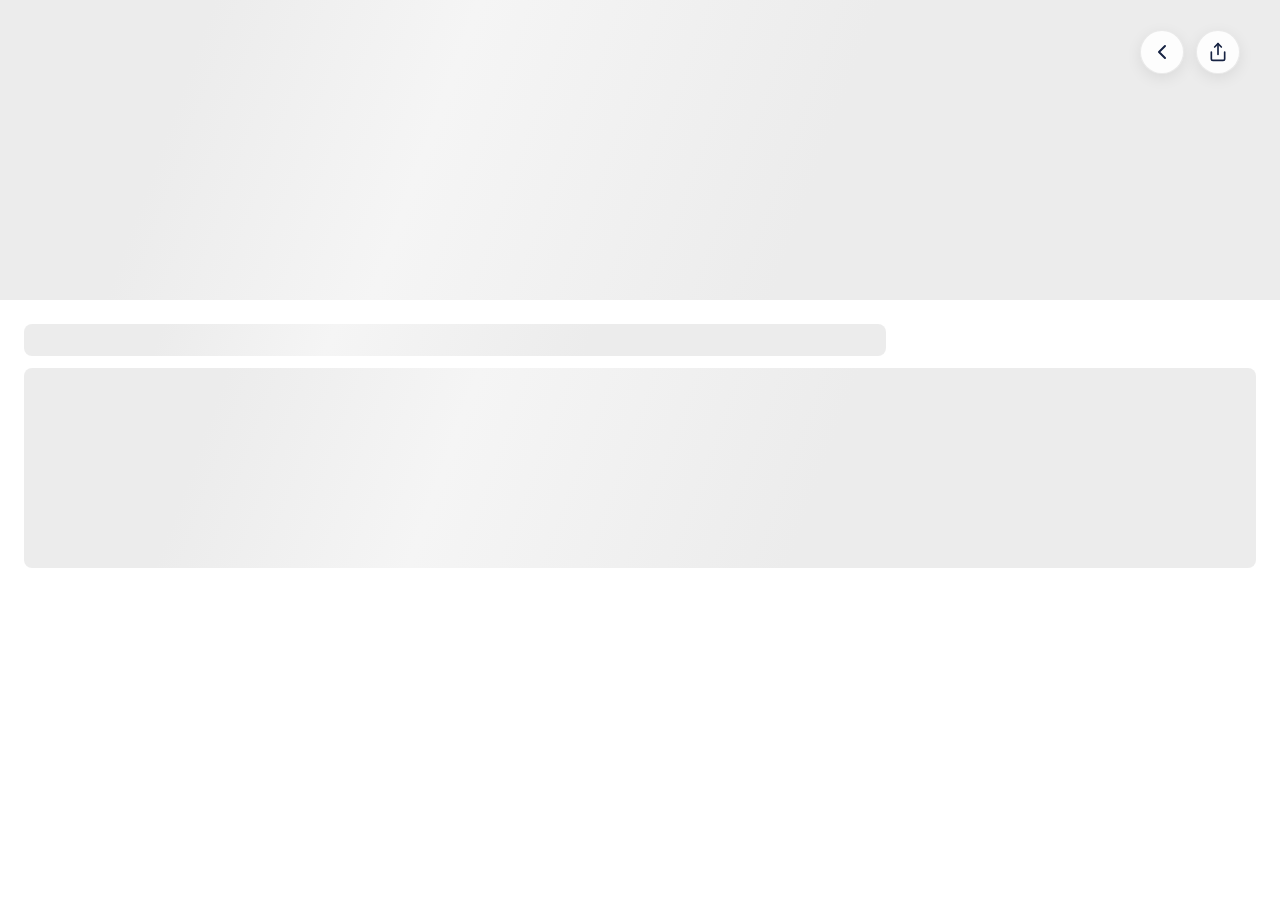
<file: card.html>
<!DOCTYPE html>
<html lang="ru">
<head>
  <meta charset="UTF-8" />
  <meta name="viewport" content="width=device-width,initial-scale=1,viewport-fit=cover" />
  <title>Загрузка... | Jumys.online</title>

  <link rel="preconnect" href="https://fonts.googleapis.com">
  <link rel="preconnect" href="https://fonts.gstatic.com" crossorigin>
  <link href="https://fonts.googleapis.com/css2?family=Montserrat:wght@400;500;600;700;800&display=swap" rel="stylesheet">
  
  <meta name="description" content="Поиск работы и сотрудников в Кызылорде.">
  <meta property="og:title" content="Jumys.online">
  <meta property="og:description" content="Find work or employees in 5 minutes.">
  <meta property="og:image" content="https://raw.githubusercontent.com/spiritz-site/Jumys.online/main/poster%2016%209.png">
  <meta property="og:type" content="website">
  <link rel="icon" type="image/png" href="https://raw.githubusercontent.com/spiritz-site/Jumys.online/main/favicon.png">

  <style>
    /* ===== BASE & RESET ===== */
    * { box-sizing: border-box; -webkit-tap-highlight-color: transparent; }
    html, body { height: 100%; margin: 0; }
    
    body { 
      font-family: 'Montserrat', sans-serif; 
      color: #172343; 
      background-color: #F3F4F6;
      overflow-y: auto; 
    }

    /* ===== UI COMPONENTS ===== */
    .nav-overlay {
      position: fixed; top: 0; left: 0; right: 0;
      padding: 16px 20px;
      display: flex; justify-content: space-between;
      z-index: 100; pointer-events: none;
    }
    .circle-btn {
      width: 44px; height: 44px;
      border-radius: 50%;
      background: rgba(255, 255, 255, 0.9);
      backdrop-filter: blur(10px);
      border: 1px solid rgba(0,0,0,0.08);
      box-shadow: 0 4px 15px rgba(0,0,0,0.08);
      display: flex; align-items: center; justify-content: center;
      cursor: pointer; pointer-events: auto;
      color: #172343; transition: all 0.2s;
    }
    .circle-btn:active { transform: scale(0.92); }
    .circle-btn:hover { background: #fff; box-shadow: 0 6px 20px rgba(0,0,0,0.12); }

    .app { 
      max-width: 600px;
      margin: 0 auto;
      background: #fff;
      min-height: 100vh;
      box-shadow: 0 0 40px rgba(0,0,0,0.05);
      padding-bottom: 80px;
      display: flex; flex-direction: column;
    }

    /* Gallery */
    .gallery-container {
      position: relative; width: 100%; height: 300px;
      background: #f1f5f9; overflow: hidden; flex-shrink: 0;
    }
    .gallery-scroll {
      display: flex; width: 100%; height: 100%;
      overflow-x: auto; scroll-snap-type: x mandatory;
      scrollbar-width: none;
    }
    .gallery-scroll::-webkit-scrollbar { display: none; }
    .gallery-item {
      flex: 0 0 100%; width: 100%; height: 100%;
      scroll-snap-align: start; object-fit: cover;
    }

    /* Card Body */
    .card-body {
      padding: 24px 20px;
      background: #fff;
      border-radius: 24px 24px 0 0;
      margin-top: -24px;
      position: relative;
      z-index: 10;
      flex-grow: 1;
    }
    .card-body.no-hero {
      margin-top: 0; border-radius: 0; padding-top: 80px;
    }

    /* PFP (Avatar) */
    .pfp-container {
      width: 100px; height: 100px;
      border-radius: 50%;
      border: 4px solid #fff;
      box-shadow: 0 4px 20px rgba(0,0,0,0.1);
      background: #fff;
      margin-top: -60px;
      margin-bottom: 16px;
      position: relative; z-index: 20;
      overflow: hidden;
    }
    .pfp-img { width: 100%; height: 100%; object-fit: cover; }

    /* Headers */
    .place-header { margin-bottom: 16px; }
    .place-title { font-size: 28px; font-weight: 800; line-height: 1.15; margin-bottom: 6px; color: #0F172A; }
    .place-category { font-size: 15px; font-weight: 500; color: #64748b; }

    /* Tags */
    .tags-container { display: flex; flex-wrap: wrap; gap: 8px; margin-top: 10px; margin-bottom: 20px; }
    .tag-chip { padding: 6px 14px; border-radius: 8px; font-size: 13px; font-weight: 600; white-space: nowrap; }
    .tag-gray { background: #F1F5F9; color: #475569; }
    .tag-green { background: #DCFCE7; color: #166534; }
    .tag-blue { background: #DBEAFE; color: #1E40AF; }
    .tag-purple { background: #F3E8FF; color: #6B21A8; }
    .tag-orange { background: #FFEDD5; color: #9A3412; }
    .tag-cyan { background: #CFFAFE; color: #155E75; }
    .tag-pink { background: #ffebeb; color: #8f0000; }
    .tag-yellow { background: #fff9e5; color: #b38a00; }

    /* Hashtags */
    .hashtags-block { margin-top: 16px; display: flex; flex-wrap: wrap; gap: 8px; }
    .hashtag-link { color: #00205b; font-weight: 600; font-size: 14px; text-decoration: none; opacity: 0.85; transition: opacity 0.2s; }
    .hashtag-link:hover { opacity: 1; text-decoration: underline; }

    /* Rating */
    .rating-row { display: flex; align-items: center; gap: 8px; margin-bottom: 24px; padding-bottom: 20px; border-bottom: 1px solid #f1f5f9; }
    .stars-svg { display: flex; gap: 2px; color: #FFC107; }
    .rating-val { font-weight: 800; font-size: 16px; color: #172343; }
    .btn-2gis-small { margin-left: auto; background: rgba(108, 204, 51, 0.1); color: #5CB829; padding: 8px 14px; border-radius: 99px; font-size: 12px; font-weight: 700; text-decoration: none; display: flex; align-items: center; gap: 6px; }

    /* Actions */
    .actions-grid { display: grid; grid-template-columns: 1fr 1fr; gap: 16px; margin-bottom: 32px; }
    .action-big-btn { display: flex; flex-direction: column; align-items: center; justify-content: center; height: 74px; border-radius: 18px; text-decoration: none; font-weight: 600; font-size: 14px; transition: transform 0.1s; }
    .action-big-btn:active { transform: scale(0.98); }
    .btn-call { background: #EFF6FF; color: #1E40AF; }
    .btn-wa { background: #F0FDF4; color: #15803D; }

    /* Info List */
    .section-label { font-size: 18px; font-weight: 800; color: #0F172A; margin-bottom: 16px; }
    .info-list { display: flex; flex-direction: column; }
    .info-row { display: flex; align-items: center; gap: 16px; padding: 18px 0; border-bottom: 1px solid #f1f5f9; text-decoration: none; color: inherit; transition: background 0.2s; }
    .info-row:hover { background: #fcfcfc; }
    .info-icon { width: 40px; height: 40px; flex-shrink: 0; border-radius: 12px; background: #F8FAFC; display: flex; align-items: center; justify-content: center; color: #64748b; }
    .info-content { flex: 1; }
    .info-title { font-size: 15px; font-weight: 600; color: #1E293B; line-height: 1.35; }
    .info-subtitle { font-size: 13px; color: #94A3B8; margin-top: 3px; }
    .salary-row .info-icon { background: #DCFCE7; color: #15803D; }
    .salary-row .info-title { color: #15803D; font-weight: 800; font-size: 18px; }

    .desc-content { color: #334155; font-size: 16px; line-height: 1.8; }
    .desc-content p { margin-bottom: 16px; }

    /* Skeleton & Modal */
    .skeleton-box { background: linear-gradient(110deg, #ececec 8%, #f5f5f5 18%, #ececec 33%); background-size: 200% 100%; animation: shine 1.5s linear infinite; border-radius: 8px; }
    @keyframes shine { to { background-position-x: -200%; } }
    .hidden { display: none !important; }
    .modal-overlay { position: fixed; inset: 0; background: rgba(0,0,0,0.5); backdrop-filter: blur(4px); display: flex; align-items: center; justify-content: center; z-index: 2000; opacity: 0; visibility: hidden; transition: 0.3s; }
    .modal-overlay.active { opacity: 1; visibility: visible; }
    .modal-card { background: #fff; padding: 24px; border-radius: 20px; width: 80%; max-width: 320px; text-align: center; }

    /* Desktop View */
    @media (min-width: 900px) {
      body { overflow: hidden; background: #fff; }
      .nav-overlay { position: fixed; top: 30px; right: 40px; left: auto; width: auto; gap: 12px; padding: 0; z-index: 200; }
      .app { width: 100vw; height: 100vh; max-width: none; margin: 0; flex-direction: row; }
      .gallery-container { width: 50%; height: 100%; border-right: 1px solid #e2e8f0; }
      .card-body { width: 50%; height: 100%; overflow-y: auto; padding: 60px 80px; border-radius: 0; margin-top: 0; }
      .pfp-container { width: 140px; height: 140px; margin-top: 0; margin-bottom: 32px; border: none; }
      .place-title { font-size: 36px; }
    }
  </style>
</head>
<body>

  <div class="nav-overlay">
    <div class="circle-btn" onclick="goBack()" style="margin-right: auto;">
      <svg width="24" height="24" viewBox="0 0 24 24" fill="none" stroke="currentColor" stroke-width="2" stroke-linecap="round" stroke-linejoin="round"><path d="M15 18l-6-6 6-6"/></svg>
    </div>
    <div class="circle-btn" onclick="shareLink()">
      <svg width="20" height="20" viewBox="0 0 24 24" fill="none" stroke="currentColor" stroke-width="2" stroke-linecap="round" stroke-linejoin="round"><path d="M4 12v8a2 2 0 0 0 2 2h12a2 2 0 0 0 2-2v-8"></path><polyline points="16 6 12 2 8 6"></polyline><line x1="12" y1="2" x2="12" y2="15"></line></svg>
    </div>
  </div>

  <div class="app">
    <div id="skeleton" style="width:100%; height:100%; display:flex; flex-direction:column;">
      <div class="skeleton-box" style="width: 100%; height: 300px; border-radius: 0; flex-shrink:0"></div>
      <div style="padding: 24px; flex-grow:1">
        <div class="skeleton-box" style="width: 70%; height: 32px; margin-bottom: 12px;"></div>
        <div class="skeleton-box" style="width: 100%; height: 200px;"></div>
      </div>
    </div>
    <div id="mainContent" class="hidden" style="display:contents"></div>
  </div>

  <div id="customAlert" class="modal-overlay" onclick="closeAlert()">
    <div class="modal-card" onclick="event.stopPropagation()">
      <h3 style="margin: 0 0 10px 0;">Уведомление</h3>
      <div id="modalMsg" style="margin-bottom: 20px; color: #64748b;"></div>
      <button onclick="closeAlert()" style="background: #00205b; color: #fff; border: none; padding: 12px 24px; border-radius: 12px; font-weight: 600; width: 100%;">OK</button>
    </div>
  </div>

  <script>
    const API_URL = "https://script.google.com/macros/s/AKfycbyf9kKiLvAnazrc_3X3riq5QSDaex8Rcrtk_VwxPA6D6jNZCCNAR9O8ibCz9_K1ojPTVA/exec";
    const urlParams = new URLSearchParams(window.location.search);
    const id = urlParams.get('id');
    const urlLang = urlParams.get('lang');
    const currentLang = (urlLang === "ru") ? "ru" : (localStorage.getItem("lang") === "ru" ? "ru" : "kz");
    const t = currentLang === "ru" ? { error: "Инфо не найдено", copied: "Ссылка скопирована", open2gis: "Открыть в 2GIS" } : { error: "Ақпарат табылмады", copied: "Сілтеме көшірілді", open2gis: "2GIS-тен ашу" };

    function goBack() { window.location.href = `home.html?lang=${currentLang}`; }
    function showAlert(m){ document.getElementById("modalMsg").textContent = m; document.getElementById("customAlert").classList.add("active"); }
    function closeAlert(){ document.getElementById("customAlert").classList.remove("active"); }
    function shareLink() { navigator.clipboard.writeText(window.location.href).then(() => showAlert(t.copied)); }

    // --- SEO LOGIC ---
    function updateSEO(item) {
      const siteName = "Jumys.online";
      const title = `${item.title} в ${item.subtitle || ''} — Кызылорда | ${siteName}`;
      const description = `${item.title} в Кызылорде. Зарплата: ${item.salary || 'Договорная'}. ${item.desc || ''}`;
      const image = getPhotos(item)[0] || "https://raw.githubusercontent.com/spiritz-site/Jumys.online/main/poster%2016%209.png";

      document.title = title;
      updateMeta("description", description, false);
      updateMeta("og:title", title, true);
      updateMeta("og:description", description, true);
      updateMeta("og:image", image, true);
      updateMeta("og:url", window.location.href, true);
    }

    function updateMeta(attr, content, isProperty) {
      const selector = isProperty ? `meta[property="${attr}"]` : `meta[name="${attr}"]`;
      let el = document.querySelector(selector);
      if (!el) {
        el = document.createElement('meta');
        if (isProperty) el.setAttribute('property', attr);
        else el.name = attr;
        document.head.appendChild(el);
      }
      el.content = content;
    }

    async function loadItem() {
      try {
        const res = await fetch(API_URL);
        const data = await res.json();
        const item = data.find(row => String(row.id) === String(id));
        document.getElementById("skeleton").classList.add("hidden");
        document.getElementById("mainContent").classList.remove("hidden");
        if (!item) { document.getElementById("mainContent").innerHTML = `<div style="text-align:center; padding:40px;">${t.error}</div>`; return; }
        renderPage(item);
      } catch (e) { console.error(e); }
    }

    function getTagClass(tone) {
      const map = { green: 'tag-green', blue: 'tag-blue', purple: 'tag-purple', orange: 'tag-orange', cyan: 'tag-cyan' , pink: 'tag-pink', yellow: 'tag-yellow' };
      return map[(tone||"").toLowerCase()] || 'tag-gray';
    }

    function renderStars(rating) {
      if (!rating) return '';
      const r = parseFloat(rating);
      let html = '';
      for (let i = 1; i <= 5; i++) {
        html += (r >= i) 
          ? `<svg width="16" height="16" viewBox="0 0 24 24" fill="currentColor"><path d="M12 2l3.09 6.26L22 9.27l-5 4.87 1.18 6.88L12 17.77l-6.18 3.25L7 14.14 2 9.27l6.91-1.01L12 2z"/></svg>`
          : `<svg width="16" height="16" viewBox="0 0 24 24" fill="none" stroke="currentColor" stroke-width="2"><path d="M12 2l3.09 6.26L22 9.27l-5 4.87 1.18 6.88L12 17.77l-6.18 3.25L7 14.14 2 9.27l6.91-1.01L12 2z"/></svg>`;
      }
      return html;
    }

    function getPhotos(item) {
      if (item.photos) return item.photos.split(',').map(s=>s.trim()).filter(s=>s);
      return [item.img1, item.img2, item.img3].filter(Boolean);
    }

    function renderInfoRow(icon, title, subtitle, link, isExternal = false) {
      return `
        <a href="${link}" ${isExternal ? 'target="_blank"' : ''} class="info-row">
          <div class="info-icon">${icon}</div>
          <div class="info-content">
            <div class="info-title">${title}</div>
            ${subtitle ? `<div class="info-subtitle">${subtitle}</div>` : ''}
          </div>
          <div class="arrow-icon"><svg width="20" height="20" viewBox="0 0 24 24" fill="none" stroke="currentColor" stroke-width="2"><polyline points="9 18 15 12 9 6"></polyline></svg></div>
        </a>`;
    }

    function formatDescription(text) {
      if (!text) return '';
      return text.split(/\n+/).filter(p => p.trim().length > 0).map(p => `<p>${p}</p>`).join('');
    }

    function renderPage(item) {
      updateSEO(item);
      const photos = getPhotos(item);
      const galleryHtml = photos.length ? `
        <div class="gallery-container">
          <div class="gallery-scroll">
            ${photos.map(src => `<img src="${src}" class="gallery-item" alt="photo">`).join('')}
          </div>
        </div>` : '<div class="gallery-container" style="background:#f1f5f9; display:flex;align-items:center;justify-content:center;color:#ccc"><svg width="60" height="60" viewBox="0 0 24 24" fill="none" stroke="currentColor" stroke-width="1.5"><rect x="3" y="3" width="18" height="18" rx="2" ry="2"></rect><circle cx="8.5" cy="8.5" r="1.5"></circle><polyline points="21 15 16 10 5 21"></polyline></svg></div>';

      let pfpHtml = item.pfp ? `<div class="pfp-container"><img src="${item.pfp}" class="pfp-img" alt="Avatar"></div>` : '';

      let tagsHtml = '';
      const tagsList = [];
      if (item.tag1) tagsList.push({ text: item.tag1, cls: getTagClass(item.tag1_tone) });
      if (item.tag2) tagsList.push({ text: item.tag2, cls: getTagClass(item.tag2_tone) });
      if (item.tags) {
        item.tags.split(',').map(s => s.trim()).filter(s => s).forEach(t => tagsList.push({ text: t, cls: 'tag-gray' }));
      }
      if (tagsList.length > 0) tagsHtml = `<div class="tags-container">${tagsList.map(t => `<span class="tag-chip ${t.cls}">${t.text}</span>`).join('')}</div>`;

      let hashtagsHtml = '';
      if (item.hashtags) {
        hashtagsHtml = `<div class="hashtags-block">${item.hashtags.split(',').map(s => s.trim()).filter(s => s).map(tag => `<span class="hashtag-link">#${tag.replace('#','')}</span>`).join('')}</div>`;
      }

      let ratingBlock = item.rating ? `
          <div class="rating-row">
            <div class="stars-svg">${renderStars(item.rating)}</div>
            <span class="rating-val">${item.rating}</span>
            ${item.twoGis ? `<a href="${item.twoGis}" target="_blank" class="btn-2gis-small"><span>${t.open2gis}</span><svg width="14" height="14" viewBox="0 0 24 24" fill="none" stroke="currentColor" stroke-width="2.5"><path d="M18 13v6a2 2 0 0 1-2 2H5a2 2 0 0 1-2-2V8a2 2 0 0 1 2-2h6"></path><polyline points="15 3 21 3 21 9"></polyline><line x1="10" y1="14" x2="21" y2="3"></line></svg></a>` : ''}
          </div>` : '';

      const phone = item.phone || item.contact;
      const cleanWa = item.whatsapp ? item.whatsapp.replace(/\D/g,'') : null;
      let actionsGrid = (phone || cleanWa) ? `<div class="actions-grid">
        ${phone ? `<a href="tel:${phone}" class="action-big-btn btn-call"><svg width="24" height="24" viewBox="0 0 24 24" fill="none" stroke="currentColor" stroke-width="2" style="margin-bottom:4px"><path d="M22 16.92v3a2 2 0 0 1-2.18 2 19.79 19.79 0 0 1-8.63-3.07 19.5 19.5 0 0 1-6-6 19.79 19.79 0 0 1-3.07-8.67A2 2 0 0 1 4.11 2h3a2 2 0 0 1 2 1.72 12.84 12.84 0 0 0 .7 2.81 2 2 0 0 1-.45 2.11L8.09 9.91a16 16 0 0 0 6 6l1.27-1.27a2 2 0 0 1 2.11-.45 12.84 12.84 0 0 0 2.81.7A2 2 0 0 1 22 16.92z"/></svg><span>Позвонить</span></a>` : ''}
        ${cleanWa ? `<a href="https://wa.me/${cleanWa}" target="_blank" class="action-big-btn btn-wa"><svg width="24" height="24" viewBox="0 0 24 24" fill="none" stroke="currentColor" stroke-width="2" style="margin-bottom:4px"><path d="M21 11.5a8.38 8.38 0 0 1-.9 3.8 8.5 8.5 0 0 1-7.6 4.7 8.38 8.38 0 0 1-3.8-.9L3 21l1.9-5.7a8.38 8.38 0 0 1-.9-3.8 8.5 8.5 0 0 1 4.7-7.6 8.38 8.38 0 0 1 3.8-.9h.5a8.48 8.48 0 0 1 8 8v.5z"></path></svg><span>WhatsApp</span></a>` : ''}
      </div>` : '';

      let infoRows = '';
      if (item.salary || item.price) infoRows += `<div class="info-row salary-row"><div class="info-icon"><svg width="20" height="20" viewBox="0 0 24 24" fill="none" stroke="currentColor" stroke-width="2"><line x1="12" y1="1" x2="12" y2="23"></line><path d="M17 5H9.5a3.5 3.5 0 0 0 0 7h5a3.5 3.5 0 0 1 0 7H6"></path></svg></div><div class="info-content"><div class="info-title">${item.salary || item.price}</div><div class="info-subtitle">Зарплата / Цена</div></div></div>`;
      if (item.address) infoRows += `<div class="info-row"><div class="info-icon"><svg width="20" height="20" viewBox="0 0 24 24" fill="none" stroke="currentColor" stroke-width="2"><path d="M21 10c0 7-9 13-9 13s-9-6-9-13a9 9 0 0 1 18 0z"></path><circle cx="12" cy="10" r="3"></circle></svg></div><div class="info-content"><div class="info-title">${item.address}</div><div class="info-subtitle">Адрес</div></div></div>`;
      if (item.hours) infoRows += `<div class="info-row"><div class="info-icon"><svg width="20" height="20" viewBox="0 0 24 24" fill="none" stroke="currentColor" stroke-width="2"><circle cx="12" cy="12" r="10"></circle><polyline points="12 6 12 12 16 14"></polyline></svg></div><div class="info-content"><div class="info-title">${item.hours}</div><div class="info-subtitle">График</div></div></div>`;
      if (item.instagram) infoRows += renderInfoRow(`<svg width="20" height="20" viewBox="0 0 24 24" fill="none" stroke="#C13584" stroke-width="2"><rect x="2" y="2" width="20" height="20" rx="5" ry="5"></rect><path d="M16 11.37A4 4 0 1 1 12.63 8 4 4 0 0 1 16 11.37z"></path><line x1="17.5" y1="6.5" x2="17.51" y2="6.5"></line></svg>`, "Instagram", "Открыть профиль", item.instagram, true);

      const descHtml = (item.desc_full || item.desc)
        ? `<div class="section-label" style="margin-top:32px">Инфо</div>
           <div class="desc-content">${formatDescription(item.desc_full || item.desc)}</div>
           ${hashtagsHtml}` 
        : '';

      document.getElementById("mainContent").innerHTML = `
        ${galleryHtml}
        <div class="card-body ${!photos.length ? 'no-hero' : ''}">
          ${pfpHtml}
          <div class="place-header">
            <div class="place-title">${item.title}</div>
            <div class="place-category">${item.category || item.subtitle || ''}</div>
          </div>
          ${tagsHtml}
          ${ratingBlock}
          ${actionsGrid}
          <div class="info-list">${infoRows}</div>
          ${descHtml}
        </div>`;
    }

    loadItem();
  </script>
</body>
</html>
</file>
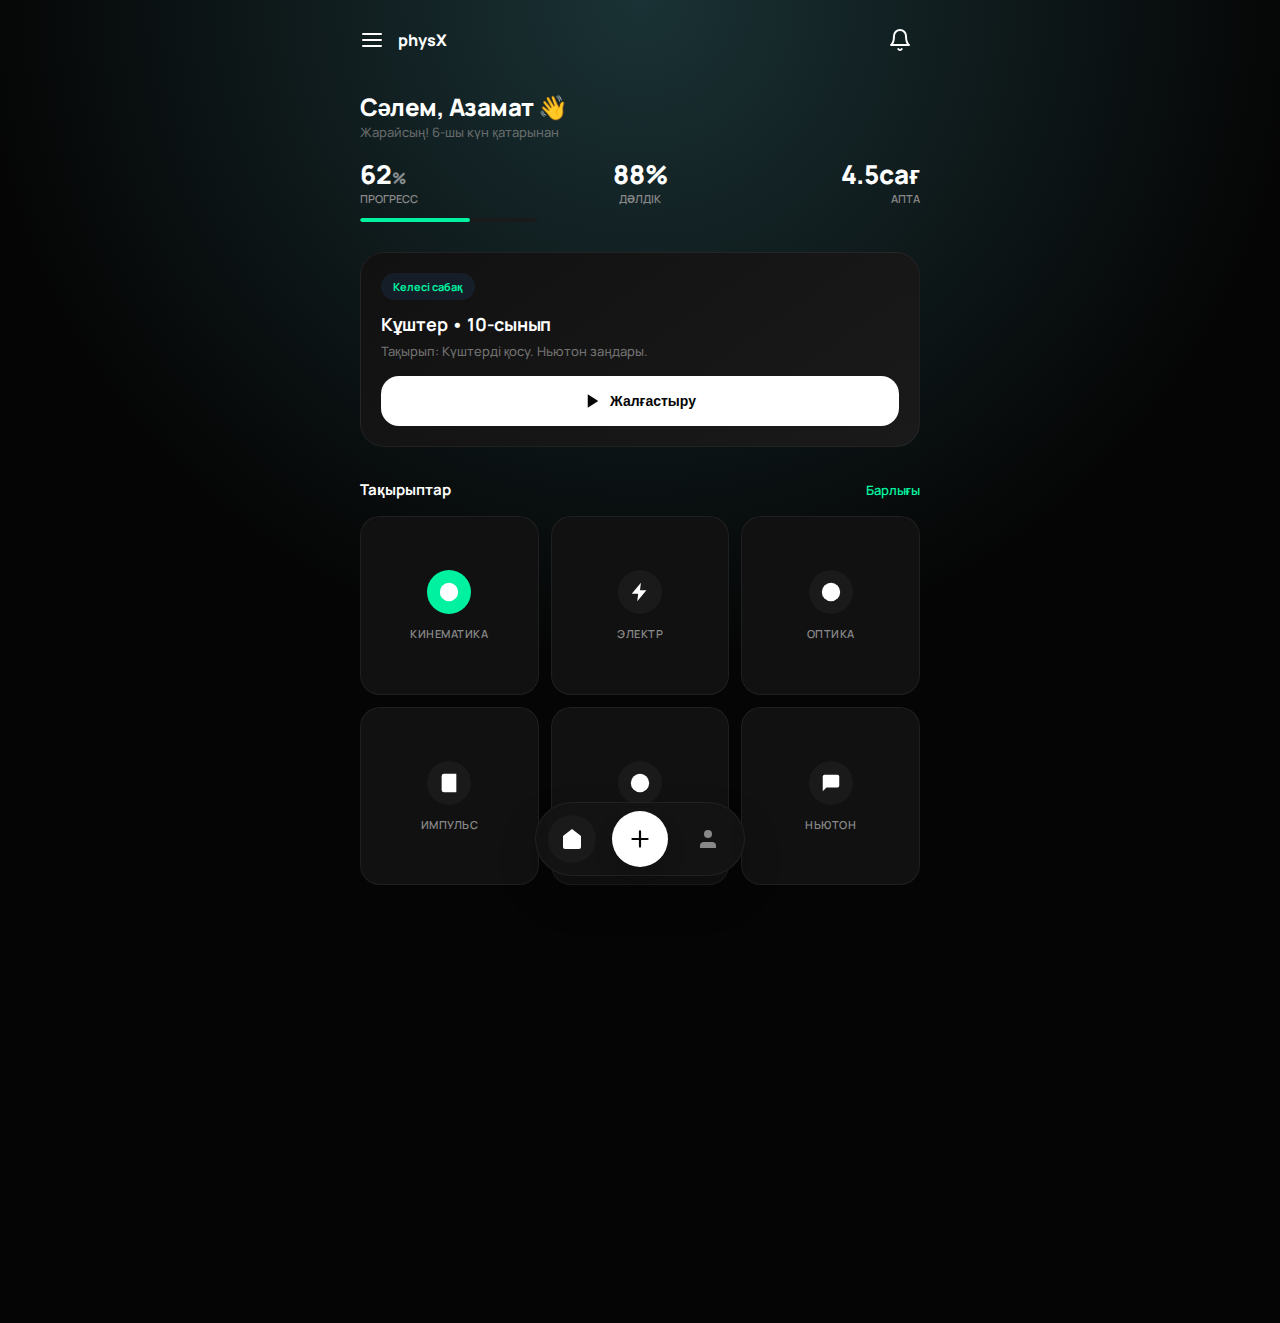
<file: home.html>
<!DOCTYPE html>
<html lang="ru" data-theme="dark">
<head>
  <meta charset="UTF-8" />
  <meta name="viewport" content="width=device-width, initial-scale=1.0, maximum-scale=1.0, user-scalable=no" />
  <title> physX | Физика платформасы</title>

  <link rel="preconnect" href="https://fonts.googleapis.com">
  <link rel="preconnect" href="https://fonts.gstatic.com" crossorigin>
  <link href="https://fonts.googleapis.com/css2?family=Manrope:wght@300;400;500;600;700;800&display=swap" rel="stylesheet">

  <style>
    /* RESET & CORE */
    *:focus { outline: none !important; }
    * { -webkit-tap-highlight-color: transparent; box-sizing: border-box; margin: 0; padding: 0; }
    
    :root {
      /* Palette */
      --primary: #00f2a0; /* Calm Blue */
      --accent: #00E0FF;  /* Electric Cyan */
      --success: #27AE60;
      --warn: #F2994A;
      --danger: #EB5757;

      --font-main: 'Manrope', sans-serif;
      --ease-out: cubic-bezier(0.215, 0.61, 0.355, 1);
    }

    [data-theme="dark"] {
      --bg-body: #050505;
      --bg-gradient: radial-gradient(circle at 50% 0%, #1a3235 0%, #050505 60%);
      --surface: #111111;
      --surface-highlight: #1A1A1A;
      --border: rgba(255,255,255,0.06);
      
      --text-main: #FFFFFF;
      --text-sec: #888888;
      
      --nav-bg: rgba(20, 20, 20, 0.85);
      --nav-blur: 20px;
    }

    html, body {
      height: 100%;
      font-family: var(--font-main);
      background: var(--bg-body);
      background-image: var(--bg-gradient);
      background-attachment: fixed;
      color: var(--text-main);
      overflow-x: hidden;
      transition: background 0.3s ease;
    }

    /* TYPOGRAPHY UTILS */
    .h1 { font-size: 24px; font-weight: 800; letter-spacing: -0.5px; }
    .h2 { font-size: 18px; font-weight: 700; letter-spacing: -0.3px; }
    .h3 { font-size: 15px; font-weight: 700; }
    .txt-sm { font-size: 13px; color: var(--text-sec); font-weight: 500; }
    .txt-xs { font-size: 11px; color: var(--text-sec); font-weight: 600; text-transform: uppercase; letter-spacing: 0.5px; }

    /* LAYOUT */
    .app-container {
      max-width: 600px;
      margin: 0 auto;
      padding: 0 20px 120px 20px; /* Bottom padding for nav */
      position: relative;
    }

    /* HEADER */
    .header {
      display: flex;
      justify-content: space-between;
      align-items: center;
      padding: 20px 0;
      margin-bottom: 10px;
    }
    .brand {
      display: flex;
      align-items: center;
      gap: 10px;
    }
    
    .menu-btn {
      background: none; border: none; padding: 8px;
      cursor: pointer; color: var(--text-main);
      display: flex; align-items: center; justify-content: center;
    }
    .menu-btn svg { width: 24px; height: 24px; stroke-width: 2px; }

    /* HERO SECTION */
    .hero { margin-bottom: 30px; }
    .greeting { margin-bottom: 20px; }
    .greeting .sub { opacity: 0.7; font-weight: 500; }

    /* STATS ROW */
    .stats-row {
      display: flex;
      justify-content: space-between;
      gap: 15px;
    }
    .stat-item {
      flex: 1;
      display: flex;
      flex-direction: column;
      gap: 4px;
    }
    .stat-val { font-size: 26px; font-weight: 800; color: var(--text-main); line-height: 1; }
    .stat-label { font-size: 11px; font-weight: 600; color: var(--text-sec); text-transform: uppercase; }
    
    .prog-track {
      height: 4px; width: 100%;
      background: var(--surface-highlight);
      border-radius: 4px;
      margin-top: 8px;
      overflow: hidden;
    }
    .prog-fill {
      height: 100%; width: 0%;
      background: var(--primary);
      border-radius: 4px;
      transition: width 1s var(--ease-out);
    }

    /* SECTIONS */
    .section-head {
      display: flex; justify-content: space-between; align-items: baseline;
      margin-bottom: 16px; margin-top: 32px;
    }
    .link-btn { font-size: 13px; color: var(--primary); font-weight: 600; cursor: pointer; }

    /* CARDS */
    .card {
      background: var(--surface);
      border-radius: 24px;
      padding: 20px;
      position: relative;
      transition: transform 0.2s;
      border: 1px solid var(--border);
    }
    .card:active { transform: scale(0.99); }
    
    /* NEXT LESSON CARD */
    .next-card {
      background: linear-gradient(145deg, var(--surface) 0%, var(--surface-highlight) 100%);
    }
    .tag {
      display: inline-flex; padding: 6px 12px;
      background: rgba(47, 128, 237, 0.1);
      color: var(--primary);
      border-radius: 100px;
      font-size: 11px; font-weight: 700;
      margin-bottom: 12px;
    }
    .cta-btn {
      margin-top: 16px;
      width: 100%;
      padding: 16px;
      border-radius: 18px;
      background: var(--text-main);
      color: var(--bg-body);
      font-weight: 700;
      border: none; cursor: pointer;
      display: flex; justify-content: center; align-items: center; gap: 8px;
      font-size: 14px;
      transition: opacity 0.2s;
    }
    .cta-btn:active { opacity: 0.8; }
    .cta-btn svg { width: 18px; height: 18px; fill: currentColor; }

    /* SUBJECTS GRID (Updated) */
    .grid-3 {
      display: grid; grid-template-columns: repeat(3, 1fr); gap: 12px;
    }
    .sub-card {
      background: var(--surface);
      border: 1px solid var(--border);
      border-radius: 20px;
      padding: 16px 12px;
      text-align: center;
      cursor: pointer;
      aspect-ratio: 1/1;
      display: flex; flex-direction: column; align-items: center; justify-content: center; gap: 8px;
      transition: background 0.2s;
    }
    .sub-card:active { background: var(--surface-highlight); }
    .sub-icon {
      width: 44px; height: 44px;
      border-radius: 50%;
      background: var(--surface-highlight);
      display: flex; align-items: center; justify-content: center;
      margin-bottom: 4px;
      color: var(--text-main);
    }
    .sub-icon svg { width: 22px; height: 22px; fill: currentColor; }
    .sub-icon.active { background: var(--primary); color: #fff; }

    /* LIST ITEMS */
    .list-item {
      display: flex; align-items: center; justify-content: space-between;
      padding: 16px;
      background: var(--surface);
      border-radius: 18px;
      margin-bottom: 10px;
      border: 1px solid var(--border);
    }
    .deadline { color: var(--warn); font-size: 11px; font-weight: 700; display: flex; align-items: center; gap: 4px; }
    .deadline::before { content: ''; width: 6px; height: 6px; background: currentColor; border-radius: 50%; }
    .deadline.urgent { color: var(--danger); }

    /* BOTTOM NAV */
    .nav-island {
      position: fixed;
      bottom: 24px; left: 50%;
      transform: translateX(-50%);
      width: auto;
      background: var(--nav-bg);
      backdrop-filter: blur(var(--nav-blur));
      -webkit-backdrop-filter: blur(var(--nav-blur));
      padding: 8px 12px;
      border-radius: 100px;
      display: flex; align-items: center; gap: 8px;
      box-shadow: 0 20px 40px rgba(0,0,0,0.2);
      border: 1px solid var(--border);
      z-index: 100;
    }
    .nav-btn {
      width: 48px; height: 48px;
      border-radius: 50%;
      display: flex; align-items: center; justify-content: center;
      color: var(--text-sec);
      cursor: pointer;
      transition: 0.2s;
    }
    .nav-btn.active { color: var(--text-main); background: var(--surface-highlight); }
    .nav-btn svg { width: 24px; height: 24px; fill: currentColor; }
    
    .nav-fab {
      width: 56px; height: 56px;
      border-radius: 50%;
      background: var(--text-main);
      color: var(--bg-body);
      display: flex; align-items: center; justify-content: center;
      margin: 0 8px;
      box-shadow: 0 10px 20px rgba(0,0,0,0.15);
      cursor: pointer;
      transition: transform 0.2s;
    }
    .nav-fab:active { transform: scale(0.92); }
    .nav-fab svg { width: 26px; height: 26px; stroke: currentColor; stroke-width: 2px; }

    /* SIDEBAR */
    .sidebar-overlay { position: fixed; inset: 0; background: rgba(0,0,0,0.6); z-index: 199; opacity: 0; pointer-events: none; transition: 0.3s; backdrop-filter: blur(4px); }
    .sidebar-overlay.active { opacity: 1; pointer-events: auto; }
    .sidebar {
      position: fixed; top: 0; left: 0; bottom: 0; width: 280px;
      background: var(--surface);
      z-index: 200;
      transform: translateX(-100%);
      transition: transform 0.4s var(--ease-out);
      padding: 30px 24px;
      border-right: 1px solid var(--border);
      display: flex; flex-direction: column;
    }
    .sidebar.active { transform: translateX(0); }
    
    .menu-item {
      display: flex;
      align-items: center;
      gap: 14px;
      padding: 12px 16px;
      border-radius: 16px;
      cursor: pointer;
      transition: background 0.2s ease, transform 0.1s;
      color: var(--text-sec);
      font-weight: 600;
      font-size: 14px;
    }

    .menu-item:active { transform: scale(0.98); background: var(--surface-highlight); }
    .menu-item:hover { color: var(--text-main); background: rgba(255, 255, 255, 0.03); }
    
    .icon-box {
      width: 36px; height: 36px; border-radius: 10px;
      display: flex; align-items: center; justify-content: center;
      background: var(--surface-highlight); color: inherit; transition: 0.2s;
    }
    .menu-item:hover .icon-box { background: var(--primary); color: #000; }
    .menu-item svg { width: 20px; height: 20px; fill: none; stroke: currentColor; stroke-width: 2px; stroke-linecap: round; stroke-linejoin: round; }

  </style>
</head>

<body class="role-student">

  <div class="app-container">
    
    <header class="header">
      <div class="brand">
        <button class="menu-btn" onclick="toggleMenu()" style="padding:0; margin-right:4px;">
           <svg viewBox="0 0 24 24" stroke="currentColor" fill="none" stroke-linecap="round" stroke-linejoin="round">
             <line x1="3" y1="12" x2="21" y2="12"></line>
             <line x1="3" y1="6" x2="21" y2="6"></line>
             <line x1="3" y1="18" x2="21" y2="18"></line>
           </svg>
        </button>
        
        <div style="display:flex; flex-direction:column;">
          <span style="font-weight:800; font-size:16px;">physX</span>
        </div>
      </div>
      <button class="menu-btn" onclick="showToast('Хабарландырулар жоқ')">
        <svg viewBox="0 0 24 24" fill="none" stroke="currentColor" stroke-linecap="round" stroke-linejoin="round"><path d="M18 8A6 6 0 0 0 6 8c0 7-3 9-3 9h18s-3-2-3-9"></path><path d="M13.73 21a2 2 0 0 1-3.46 0"></path></svg>
      </button>
    </header>

    <div class="hero">
      <div class="greeting">
        <div class="h1">Сәлем, Азамат 👋</div>
        <div class="txt-sm sub">Жарайсың! 6-шы күн қатарынан</div>
      </div>

      <div class="stats-row">
        <div class="stat-item">
          <div class="stat-val">62<span style="font-size:16px; opacity:0.5">%</span></div>
          <div class="stat-label">Прогресс</div>
          <div class="prog-track"><div class="prog-fill" style="width: 62%"></div></div>
        </div>
        <div class="stat-item" style="align-items: center; text-align: center;">
          <div class="stat-val">88%</div>
          <div class="stat-label">Дәлдік</div>
        </div>
        <div class="stat-item" style="align-items: flex-end; text-align: right;">
          <div class="stat-val">4.5сағ</div>
          <div class="stat-label">Апта</div>
        </div>
      </div>
    </div>

    <div>
      <div class="card next-card">
        <div class="tag">Келесі сабақ</div>
        <div class="h2" style="margin-bottom:6px;">Кұштер • 10-сынып</div>
        <div class="txt-sm" style="opacity:0.8;">Тақырып:  Күштерді қосу. Ньютон заңдары.</div> 
        
        <button class="cta-btn" onclick="startLesson()">
          <svg viewBox="0 0 24 24"><path d="M5 3l14 9-14 9V3z"/></svg>
          <span>Жалғастыру</span>
        </button>
      </div>

      <div class="section-head">
        <div class="h3">Тақырыптар</div>
        <div class="link-btn">Барлығы</div>
      </div>

      <div class="grid-3">
        <div class="sub-card" onclick="showToast('Алгебра ашылуда...')">
          <div class="sub-icon active"><svg viewBox="0 0 24 24"><path d="M12 2a10 10 0 100 20 10 10 0 000-20zm1 10.41V6h-2v7l5 3 1-1.73-4-2.36z"/></svg></div>
          <div class="txt-xs">Кинематика</div>
        </div>
        <div class="sub-card" onclick="showToast('Физика ашылуда...')">
          <div class="sub-icon"><svg viewBox="0 0 24 24"><path d="M13 2L3 14h7l-1 8 10-12h-7l1-8z"/></svg></div>
          <div class="txt-xs">Электр</div>
        </div>
        <div class="sub-card" onclick="showToast('Химия ашылуда...')">
          <div class="sub-icon"><svg viewBox="0 0 24 24"><circle cx="12" cy="12" r="10"/><path d="M8 12h8m-4-4v8"/></svg></div>
          <div class="txt-xs">Оптика</div>
        </div>
         <div class="sub-card" onclick="showToast('Тарих ашылуда...')">
          <div class="sub-icon"><svg viewBox="0 0 24 24"><path d="M4 19.5A2.5 2.5 0 0 1 6.5 17H20"/><path d="M6.5 2H20v20H6.5A2.5 2.5 0 0 1 4 19.5v-15A2.5 2.5 0 0 1 6.5 2z"/></svg></div>
          <div class="txt-xs">Импульс</div>
        </div>
        <div class="sub-card" onclick="showToast('География ашылуда...')">
          <div class="sub-icon"><svg viewBox="0 0 24 24"><circle cx="12" cy="12" r="10"/><path d="M2 12h20"/><path d="M12 2a15.3 15.3 0 0 1 4 10 15.3 15.3 0 0 1-4 10 15.3 15.3 0 0 1-4-10 15.3 15.3 0 0 1 4-10z"/></svg></div>
          <div class="txt-xs">Күш</div>
        </div>
        <div class="sub-card" onclick="showToast('English ашылуда...')">
          <div class="sub-icon"><svg viewBox="0 0 24 24"><path d="M21 15a2 2 0 0 1-2 2H7l-4 4V5a2 2 0 0 1 2-2h14a2 2 0 0 1 2 2z"/></svg></div>
          <div class="txt-xs">Ньютон</div>
        </div>
      </div>

      <div class="section-head">
        <div class="h3">Үй тапсырмасы</div>
        <div class="link-btn">Көру</div>
      </div>

      <div class="list-item" onclick="showToast('Физика тапсырмасы')">
        <div>
          <div class="h3" style="font-size:14px; margin-bottom:2px;">Физика курсы</div>
          <div class="txt-sm">§15. Ньютон заңдары</div>
        </div>
        <div class="deadline urgent">2 сағат</div>
      </div>

      <div class="list-item" onclick="showToast('Қазақ тілі тапсырмасы')">
        <div>
          <div class="h3" style="font-size:14px; margin-bottom:2px;">Оптика</div>
          <div class="txt-sm">Шағылу заңдары</div>
        </div>
        <div class="deadline">Ертең</div>
      </div>

      <div class="list-item" onclick="showToast('БЖБ тексерілуде')">
        <div>
          <div class="h3" style="font-size:14px; margin-bottom:2px;">Сақталу заңдары (БЖБ)</div>
          <div class="txt-sm" style="color:var(--success);">Бағаланды: 28/30</div>
        </div>
        <div class="avatar-btn" style="width:32px; height:32px; font-size:12px; display:flex; align-items:center; justify-content:center; background:rgba(39, 174, 96, 0.1); color: var(--success); border-radius:12px;">5</div>
      </div>

    </div>

  </div> 
  
  <nav class="nav-island">
    <div class="nav-btn active" onclick="setTab('home')">
      <svg viewBox="0 0 24 24"><path d="M3 9l9-7 9 7v11a2 2 0 0 1-2 2H5a2 2 0 0 1-2-2z"></path><polyline points="9 22 9 12 15 12 15 22"></polyline></svg>
    </div>
    
    <div class="nav-fab" onclick="primaryAction()">
      <svg viewBox="0 0 24 24" fill="none" stroke="currentColor" stroke-linecap="round" stroke-linejoin="round">
        <line x1="12" y1="5" x2="12" y2="19"></line>
        <line x1="5" y1="12" x2="19" y2="12"></line>
      </svg>
    </div>
    
    <div class="nav-btn" onclick="toggleMenu()">
      <svg viewBox="0 0 24 24"><path d="M20 21v-2a4 4 0 0 0-4-4H8a4 4 0 0 0-4 4v2"></path><circle cx="12" cy="7" r="4"></circle></svg>
    </div>
  </nav>

  <div class="sidebar-overlay" id="overlay" onclick="toggleMenu()"></div>
  <aside class="sidebar" id="sidebar">
    <div style="display: flex; flex-direction: column; align-items: center; margin-bottom: 30px; padding-bottom: 20px; border-bottom: 1px solid var(--border);">
      <div style="width: 70px; height: 70px; border-radius: 50%; background: var(--surface-highlight); color: var(--primary); display: flex; align-items: center; justify-content: center; font-size: 28px; font-weight: 800; margin-bottom: 12px; border: 2px solid var(--border);">
        A
      </div>
      <div class="h2">Азамат</div>
      <div class="txt-sm">Оқушы</div>
    </div>

    <ul style="list-style: none; padding: 0; width: 100%; display: flex; flex-direction: column; gap: 8px;">
      
      <li class="menu-item" onclick="location.href='home.html'">
        <div class="icon-box">
          <svg viewBox="0 0 24 24"><path d="M3 9l9-7 9 7v11a2 2 0 0 1-2 2H5a2 2 0 0 1-2-2z"></path><polyline points="9 22 9 12 15 12 15 22"></polyline></svg>
        </div>
        <span>Басты бет</span>
      </li>

      <li class="menu-item" onclick="location.href='orders.html'">
        <div class="icon-box">
          <svg viewBox="0 0 24 24"><path d="M14 2H6a2 2 0 0 0-2 2v16a2 2 0 0 0 2 2h12a2 2 0 0 0 2-2V8z"></path><polyline points="14 2 14 8 20 8"></polyline><line x1="16" y1="13" x2="8" y2="13"></line><line x1="16" y1="17" x2="8" y2="17"></line><polyline points="10 9 9 9 8 9"></polyline></svg>
        </div>
        <span>Тапсырмалар</span>
      </li>

      <li class="menu-item" onclick="location.href='profile.html'">
        <div class="icon-box">
          <svg viewBox="0 0 24 24"><path d="M20 21v-2a4 4 0 0 0-4-4H8a4 4 0 0 0-4 4v2"></path><circle cx="12" cy="7" r="4"></circle></svg>
        </div>
        <span>Профиль</span>
      </li>

      <li class="menu-item" onclick="location.href='settings.html'">
        <div class="icon-box">
          <svg viewBox="0 0 24 24"><circle cx="12" cy="12" r="3"></circle><path d="M19.4 15a1.65 1.65 0 0 0 .33 1.82l.06.06a2 2 0 0 1 0 2.83 2 2 0 0 1-2.83 0l-.06-.06a1.65 1.65 0 0 0-1.82-.33 1.65 1.65 0 0 0-1 1.51V21a2 2 0 0 1-2 2 2 2 0 0 1-2-2v-.09A1.65 1.65 0 0 0 9 19.4a1.65 1.65 0 0 0-1.82.33l-.06.06a2 2 0 0 1-2.83 0 2 2 0 0 1 0-2.83l.06-.06a1.65 1.65 0 0 0 .33-1.82 1.65 1.65 0 0 0-1.51-1H3a2 2 0 0 1-2-2 2 2 0 0 1 2-2h.09A1.65 1.65 0 0 0 4.6 9a1.65 1.65 0 0 0-.33-1.82l-.06-.06a2 2 0 0 1 0-2.83 2 2 0 0 1 2.83 0l.06.06a1.65 1.65 0 0 0 1.82.33H9a1.65 1.65 0 0 0 1-1.51V3a2 2 0 0 1 2-2 2 2 0 0 1 2 2v.09a1.65 1.65 0 0 0 1 1.51 1.65 1.65 0 0 0 1.82-.33l.06-.06a2 2 0 0 1 2.83 0 2 2 0 0 1 0 2.83l-.06.06a1.65 1.65 0 0 0-.33 1.82V9a1.65 1.65 0 0 0 1.51 1H21a2 2 0 0 1 2 2 2 2 0 0 1-2 2h-.09a1.65 1.65 0 0 0-1.51 1z"></path></svg>
        </div>
        <span>Баптаулар</span>
      </li>
    </ul>

    <div style="margin-top: auto; opacity: 0.3; text-align: center; font-size: 11px;">
      EduX v1.2.0 • KZ
    </div>
  </aside>

  <script>
    function toggleMenu() {
      document.getElementById('sidebar').classList.toggle('active');
      document.getElementById('overlay').classList.toggle('active');
    }

    function showToast(msg) {
      const btn = document.querySelector('.nav-fab');
      const original = btn.innerHTML;
      btn.style.background = 'var(--success)';
      btn.innerHTML = '<svg viewBox="0 0 24 24" stroke="currentColor" stroke-width="2" fill="none" stroke-linecap="round" stroke-linejoin="round"><polyline points="20 6 9 17 4 12"></polyline></svg>';
      setTimeout(() => {
        btn.innerHTML = original;
        btn.style.background = 'var(--text-main)';
      }, 1500);
      console.log(msg);
    }

    function startLesson() {
  // Открывает видео в новой вкладке
  window.open('https://youtu.be/0xj4SYIjscA?si=lObYeL02uhlQ9Xbn', '_blank');
}

    function primaryAction() {
      showToast('Жаңа тапсырма');
    }

    setTimeout(() => {
      document.querySelector('.prog-fill').style.width = '62%';
    }, 500);
  </script>
</body>
</html>
</file>
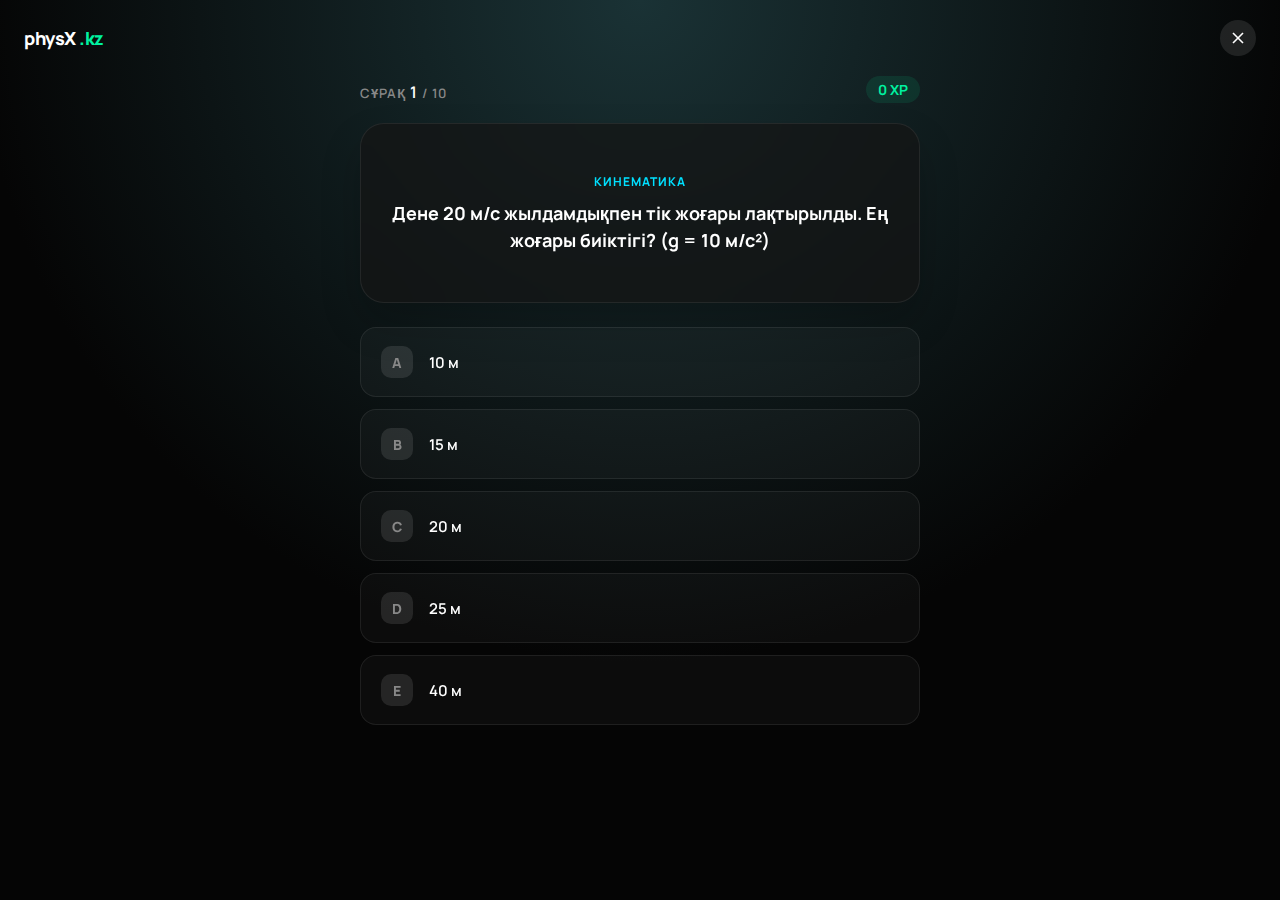
<file: quiz.html>
<!DOCTYPE html>
<html lang="kk" data-theme="dark">
<head>
  <meta charset="UTF-8">
  <meta name="viewport" content="width=device-width, initial-scale=1.0, maximum-scale=1.0, user-scalable=no">
  <title>physX | Сынама ҰБТ</title>
  <link href="https://fonts.googleapis.com/css2?family=Manrope:wght@400;500;600;700;800&display=swap" rel="stylesheet">
  
  <style>
    /* CORE THEME VARIABLES */
    :root {
      --primary: #00f2a0;
      --primary-glow: rgba(0, 242, 160, 0.4);
      --accent: #00E0FF;
      --bg-body: #050505;
      --bg-gradient: radial-gradient(circle at 50% 0%, #1a3235 0%, #050505 60%);
      --surface: rgba(20, 20, 20, 0.7);
      --surface-border: rgba(255, 255, 255, 0.08);
      --text-main: #FFFFFF;
      --text-sec: #888888;
      --danger: #EB5757;
      --success: #27AE60;
      --ai-gradient: linear-gradient(135deg, #00f2a0 0%, #00E0FF 100%);
      --font: 'Manrope', sans-serif;
    }

    * { box-sizing: border-box; margin: 0; padding: 0; -webkit-tap-highlight-color: transparent; outline: none; }
    
    body {
      font-family: var(--font);
      background: var(--bg-body);
      background-image: var(--bg-gradient);
      color: var(--text-main);
      height: 100vh;
      display: flex;
      flex-direction: column;
      overflow: hidden;
    }

    /* GLASSMORPHISM CARD UTILITY */
    .glass-panel {
      background: var(--surface);
      backdrop-filter: blur(20px);
      -webkit-backdrop-filter: blur(20px);
      border: 1px solid var(--surface-border);
      border-radius: 24px;
    }

    /* HEADER */
    .top-bar {
      display: flex; justify-content: space-between; align-items: center;
      padding: 20px 24px;
      z-index: 10;
    }
    .brand-logo { font-weight: 800; font-size: 18px; letter-spacing: -0.5px; }
    
    .close-btn {
      background: rgba(255,255,255,0.1);
      border: none; width: 36px; height: 36px; border-radius: 50%;
      color: var(--text-main); display: flex; align-items: center; justify-content: center;
      cursor: pointer; transition: 0.2s;
    }
    .close-btn:active { transform: scale(0.9); background: rgba(255,255,255,0.2); }

    /* QUIZ CONTAINER */
    .quiz-layout {
      flex: 1;
      display: flex; flex-direction: column;
      padding: 0 20px 40px 20px;
      max-width: 600px;
      margin: 0 auto;
      width: 100%;
      position: relative;
    }

    /* PROGRESS HEADER */
    .progress-area {
      margin-bottom: 20px;
      display: flex; justify-content: space-between; align-items: flex-end;
    }
    .q-counter { font-size: 13px; color: var(--text-sec); font-weight: 600; text-transform: uppercase; letter-spacing: 1px; }
    .score-badge { 
      font-size: 14px; font-weight: 700; color: var(--primary); 
      background: rgba(0, 242, 160, 0.1); padding: 4px 12px; border-radius: 100px;
    }

    /* QUESTION CARD */
    .question-card {
      padding: 30px 20px;
      text-align: center;
      margin-bottom: 24px;
      min-height: 180px;
      display: flex; align-items: center; justify-content: center;
      flex-direction: column;
      box-shadow: 0 20px 40px rgba(0,0,0,0.2);
    }
    .q-text {
      font-size: 18px; font-weight: 700; line-height: 1.5;
      animation: fadeUp 0.4s ease-out;
    }
    .topic-tag {
        font-size: 12px; color: var(--accent); margin-bottom: 10px;
        text-transform: uppercase; letter-spacing: 1px; font-weight: 700;
    }

    /* OPTIONS GRID */
    .options-grid {
      display: grid;
      grid-template-columns: 1fr;
      gap: 12px;
      width: 100%;
    }

    .option-btn {
      background: rgba(255,255,255,0.03);
      border: 1px solid var(--surface-border);
      padding: 18px 20px;
      border-radius: 16px;
      color: var(--text-main);
      font-size: 15px; font-weight: 600; font-family: var(--font);
      cursor: pointer;
      display: flex; align-items: center; gap: 16px;
      transition: all 0.2s ease;
      position: relative;
      text-align: left;
    }
    
    .option-btn:active { transform: scale(0.98); background: rgba(255,255,255,0.06); }

    .opt-letter {
      width: 32px; height: 32px;
      border-radius: 10px;
      background: rgba(255,255,255,0.1);
      display: flex; align-items: center; justify-content: center;
      font-size: 14px; font-weight: 800;
      color: var(--text-sec);
      flex-shrink: 0;
      transition: 0.2s;
    }
    
    .option-btn:hover .opt-letter { background: var(--text-main); color: #000; }

    /* STATES */
    .correct-state {
      background: rgba(39, 174, 96, 0.2) !important;
      border-color: var(--success) !important;
      box-shadow: 0 0 20px rgba(39, 174, 96, 0.2);
    }
    .correct-state .opt-letter { background: var(--success); color: #fff; }

    .wrong-state {
      background: rgba(235, 87, 87, 0.15) !important;
      border-color: var(--danger) !important;
      opacity: 0.6;
    }
    .wrong-state .opt-letter { background: var(--danger); color: #fff; }
    
    .disabled { pointer-events: none; }

    /* RESULTS SCREEN */
    .result-overlay {
      position: fixed; inset: 0;
      background: var(--bg-body);
      background-image: var(--bg-gradient);
      z-index: 20;
      display: none;
      flex-direction: column;
      align-items: center;
      padding: 40px 20px;
      animation: fadeIn 0.5s;
      overflow-y: auto; /* Allow scrolling for analysis */
    }
    
    .res-header { text-align: center; margin-bottom: 20px; }
    .main-score { font-size: 48px; font-weight: 800; color: var(--text-main); line-height: 1; margin-bottom: 8px;}
    .feedback-txt { color: var(--text-sec); font-size: 16px; margin-bottom: 20px; }

    /* ANALYSIS SECTION */
    .analysis-card {
        width: 100%; max-width: 340px;
        background: rgba(255,255,255,0.03);
        border: 1px solid var(--surface-border);
        border-radius: 20px;
        padding: 20px;
        margin-bottom: 20px;
        text-align: left;
    }
    .analysis-title { font-size: 14px; font-weight: 700; color: var(--text-sec); margin-bottom: 12px; text-transform: uppercase; }
    
    .weak-item {
        display: flex; justify-content: space-between; align-items: center;
        margin-bottom: 10px; padding-bottom: 10px;
        border-bottom: 1px solid rgba(255,255,255,0.05);
    }
    .weak-item:last-child { border-bottom: none; margin-bottom: 0; padding-bottom: 0; }
    .w-name { font-size: 15px; font-weight: 600; color: #fff; }
    .w-val { font-size: 14px; color: var(--danger); font-weight: 700; }

    /* BUTTONS */
    .action-btn {
      width: 100%; max-width: 340px;
      padding: 16px; border-radius: 14px;
      border: none; font-weight: 700; font-size: 15px; font-family: var(--font);
      cursor: pointer; margin-bottom: 10px;
      display: flex; align-items: center; justify-content: center; gap: 8px;
      transition: transform 0.2s;
    }
    .action-btn:active { transform: scale(0.97); }

    .btn-ai {
        background: var(--ai-gradient);
        color: #000;
        box-shadow: 0 10px 30px rgba(0, 224, 255, 0.2);
        position: relative; overflow: hidden;
    }
    /* Shine effect */
    .btn-ai::after {
        content: ''; position: absolute; top: 0; left: -100%; width: 50%; height: 100%;
        background: linear-gradient(90deg, transparent, rgba(255,255,255,0.4), transparent);
        animation: shine 3s infinite;
    }

    .btn-primary { background: rgba(255,255,255,0.1); color: #fff; border: 1px solid var(--surface-border); }
    .btn-sec { background: transparent; color: var(--text-sec); }

    @keyframes shine { 0% { left: -100%; } 20% { left: 200%; } 100% { left: 200%; } }
    @keyframes fadeUp { from { opacity: 0; transform: translateY(10px); } to { opacity: 1; transform: translateY(0); } }
    @keyframes fadeIn { from { opacity: 0; } to { opacity: 1; } }

    /* TOAST */
    #toast {
      position: fixed; top: 20px; left: 50%; transform: translateX(-50%);
      background: var(--surface); backdrop-filter: blur(10px);
      border: 1px solid var(--primary); color: var(--primary);
      padding: 12px 24px; border-radius: 100px;
      font-weight: 600; font-size: 14px;
      opacity: 0; pointer-events: none; transition: 0.3s; z-index: 100;
      box-shadow: 0 10px 30px rgba(0,0,0,0.3);
      display: flex; align-items: center; gap: 8px;
    }
    #toast.show { opacity: 1; top: 40px; }

    /* COURSE LOADING MODAL */
    .course-loader {
        position: fixed; inset: 0; background: rgba(0,0,0,0.9); z-index: 30;
        display: none; align-items: center; justify-content: center; flex-direction: column;
    }
    .loader-spinner {
        width: 50px; height: 50px; border: 4px solid var(--surface-border);
        border-top-color: var(--accent); border-radius: 50%;
        animation: spin 1s linear infinite; margin-bottom: 20px;
    }
    @keyframes spin { to { transform: rotate(360deg); } }

  </style>
</head>
<body>

  <div id="toast">
    <svg width="20" height="20" viewBox="0 0 24 24" fill="none" stroke="currentColor" stroke-width="2"><polyline points="20 6 9 17 4 12"></polyline></svg>
    <span>Дұрыс жауап!</span>
  </div>

  <div class="top-bar">
    <div class="brand-logo">physX <span style="color:var(--primary)">.kz</span></div>
    <button class="close-btn" onclick="history.back()">
      <svg width="20" height="20" viewBox="0 0 24 24" fill="none" stroke="currentColor" stroke-width="2"><line x1="18" y1="6" x2="6" y2="18"></line><line x1="6" y1="6" x2="18" y2="18"></line></svg>
    </button>
  </div>

  <div class="quiz-layout" id="quizUI">
    <div class="progress-area">
      <div class="q-counter">Сұрақ <span id="currQ" style="color:var(--text-main); font-size:16px;">1</span> / 10</div>
      <div class="score-badge"><span id="scoreVal">0</span> XP</div>
    </div>
    
    <div class="glass-panel question-card">
      <div class="topic-tag" id="topicTag">Кинематика</div>
      <div class="q-text" id="questionText">Жүктелуде...</div>
    </div>

    <div class="options-grid" id="optionsGrid"></div>
  </div>

  <div class="result-overlay" id="resultUI">
    <div class="res-header">
        <div class="main-score" id="finalScore">0</div>
        <div class="feedback-txt" id="feedbackText">Нәтиже есептелуде...</div>
    </div>

    <div class="analysis-card" id="analysisBlock" style="display:none;">
        <div class="analysis-title">
            <svg width="14" height="14" viewBox="0 0 24 24" fill="none" stroke="currentColor" stroke-width="2" style="margin-right:5px; vertical-align:middle"><path d="M2 12h20M2 12l5-5m-5 5l5 5"/></svg>
            Әлсіз тақырыптар
        </div>
        <div id="weakList">
            </div>
    </div>

    <button class="action-btn btn-ai" onclick="generatePersonalCourse()">
      <svg width="20" height="20" viewBox="0 0 24 24" fill="none" stroke="currentColor" stroke-width="2"><path d="M12 2v4M12 18v4M4.93 4.93l2.83 2.83M16.24 16.24l2.83 2.83M2 12h4M18 12h4M4.93 19.07l2.83-2.83M16.24 7.76l2.83-2.83"/></svg>
      Жеке курс құрастыру (AI)
    </button>
    
    <button class="action-btn btn-primary" onclick="location.reload()">Қайта тапсыру</button>
    <button class="action-btn btn-sec" onclick="history.back()">Шығу</button>
  </div>

  <div class="course-loader" id="courseLoader">
      <div class="loader-spinner"></div>
      <div style="font-weight:600; color:var(--accent)">Курс бағдарламасы түзілуде...</div>
      <div style="font-size:12px; color:var(--text-sec); margin-top:5px;">Әлсіз тақырыптар сарапталуда</div>
  </div>

  <script>
  // 1. UPDATED DATA with 'topic'
  const questions = [
    {
      q: "Дене 20 м/с жылдамдықпен тік жоғары лақтырылды. Ең жоғары биіктігі? (g = 10 м/с²)",
      options: ["10 м", "15 м", "20 м", "25 м", "40 м"],
      correct: 2,
      topic: "Кинематика"
    },
    {
      q: "Идеал газдың температурасы 3 есе артса, кинетикалық энергия қалай өзгереді?",
      options: ["3 есе кемиді", "Өзгермейді", "9 есе артады", "3 есе артады", "√3 есе артады"],
      correct: 3,
      topic: "Молекулалық физика"
    },
    {
      q: "Кернеу 220 В, ток 5 А болса, қуат қандай?",
      options: ["44 Вт", "110 Вт", "1100 Вт", "880 Вт", "225 Вт"],
      correct: 2,
      topic: "Тұрақты ток"
    },
    {
      q: "Серіппелі маятниктің периодының формуласы:",
      options: ["T = 2π√(l/g)", "T = 2π√(m/k)", "T = 2π√(k/m)", "T = 1/2π√(LC)", "T = mg"],
      correct: 1,
      topic: "Тербелістер"
    },
    {
      q: "Жарықтың вакуумдегі жылдамдығы:",
      options: ["300 000 км/с", "330 м/с", "3000 км/с", "30 000 км/с", "шексіздік"],
      correct: 0,
      topic: "Оптика"
    },
    {
      q: "Изохоралық процесте тұрақты шама:",
      options: ["Температура (T)", "Қысым (P)", "Көлем (V)", "Жылу (Q)", "Энтропия"],
      correct: 2,
      topic: "Термодинамика"
    },
    {
      q: "Массасы 2 кг денеге 10 Н күш әсер етсе, үдеуі:",
      options: ["0.2 м/с²", "20 м/с²", "5 м/с²", "8 м/с²", "50 м/с²"],
      correct: 2,
      topic: "Динамика"
    },
    {
      q: "Оптикалық күштің өлшем бірлігі:",
      options: ["Метр", "Джоуль", "Ньютон", "Диоптрия", "Ватт"],
      correct: 3,
      topic: "Оптика"
    },
    {
      q: "Ядролық реакторда баяулатқыш ретінде қолданылады:",
      options: ["Кадмий", "Графит / Ауыр су", "Уран", "Қорғасын", "Бетон"],
      correct: 1,
      topic: "Ядролық физика"
    },
    {
      q: "Ампер күшінің бағытын анықтайтын ереже:",
      options: ["Бұрғы", "Оң қол", "Сол қол", "Ленц", "Кулон"],
      correct: 2,
      topic: "Магнетизм"
    }
  ];

  let currentQIndex = 0;
  let score = 0;
  
  // 2. ANALYTICS STATE
  let topicStats = {}; // { "TopicName": { total: 0, wrong: 0 } }

  const quizUI = document.getElementById('quizUI');
  const resultUI = document.getElementById('resultUI');
  const questionText = document.getElementById('questionText');
  const topicTag = document.getElementById('topicTag');
  const optionsGrid = document.getElementById('optionsGrid');
  const currQSpan = document.getElementById('currQ');
  const scoreValSpan = document.getElementById('scoreVal');
  const analysisBlock = document.getElementById('analysisBlock');
  const weakList = document.getElementById('weakList');

  function initGame() {
    currentQIndex = 0;
    score = 0;
    topicStats = {};
    scoreValSpan.innerText = "0";
    loadQuestion();
  }

  function loadQuestion() {
    if (currentQIndex >= questions.length) {
      endGame();
      return;
    }

    const qData = questions[currentQIndex];
    questionText.innerHTML = qData.q;
    topicTag.innerText = qData.topic;
    currQSpan.innerText = currentQIndex + 1;

    // Initialize stats if new topic
    if(!topicStats[qData.topic]) {
        topicStats[qData.topic] = { total: 0, wrong: 0 };
    }

    optionsGrid.innerHTML = '';
    
    // Animation reset
    questionText.style.animation = 'none';
    questionText.offsetHeight; 
    questionText.style.animation = 'fadeUp 0.4s ease-out';

    qData.options.forEach((opt, idx) => {
      const btn = document.createElement('div');
      btn.className = 'option-btn';
      const letter = String.fromCharCode(65 + idx);
      btn.innerHTML = `<div class="opt-letter">${letter}</div><span>${opt}</span>`;
      btn.onclick = () => checkAnswer(idx, btn);
      optionsGrid.appendChild(btn);
    });
  }

  function checkAnswer(selectedIndex, btnElement) {
    if (btnElement.classList.contains('disabled')) return;

    const qData = questions[currentQIndex];
    const buttons = optionsGrid.querySelectorAll('.option-btn');
    buttons.forEach(b => b.classList.add('disabled'));

    // Update Stats
    topicStats[qData.topic].total++;

    if (selectedIndex === qData.correct) {
      score += 100;
      scoreValSpan.innerText = score;
      showToast("Дұрыс! +100 XP", true);
      btnElement.classList.add('correct-state');
    } else {
      showToast("Қате!", false);
      btnElement.classList.add('wrong-state');
      buttons[qData.correct].classList.add('correct-state');
      
      // Mark as wrong for analytics
      topicStats[qData.topic].wrong++;
    }

    setTimeout(() => {
      currentQIndex++;
      loadQuestion();
    }, 1500);
  }

  function endGame() {
    quizUI.style.display = 'none';
    resultUI.style.display = 'flex';

    document.getElementById('finalScore').innerText = score;
    const feedback = document.getElementById('feedbackText');

    if (score >= 900) feedback.innerText = "Грант сенің қолыңда! 🏆";
    else if (score >= 600) feedback.innerText = "Жақсы нәтиже, бірақ жетілдіру қажет 💪";
    else feedback.innerText = "Көбірек дайындалайық 📚";

    // 3. GENERATE ANALYSIS
    generateAnalysis();
  }

  function generateAnalysis() {
      weakList.innerHTML = '';
      let hasWeakness = false;

      // Convert object to array and sort by wrong count
      const sortedTopics = Object.keys(topicStats).map(key => {
          return { name: key, ...topicStats[key] };
      }).filter(t => t.wrong > 0); // Only show topics with mistakes

      if (sortedTopics.length > 0) {
          analysisBlock.style.display = 'block';
          sortedTopics.forEach(t => {
              const div = document.createElement('div');
              div.className = 'weak-item';
              div.innerHTML = `
                <div class="w-name">${t.name}</div>
                <div class="w-val">${t.wrong} қате</div>
              `;
              weakList.appendChild(div);
          });
      } else {
          analysisBlock.style.display = 'none';
      }
  }

  // 4. PERSONAL COURSE SIMULATION
  function generatePersonalCourse() {
      const loader = document.getElementById('courseLoader');
      const btn = document.querySelector('.btn-ai');
      
      // UX Feedback
      loader.style.display = 'flex';
      
      // Simulate API call / Processing time
      setTimeout(() => {
          loader.style.display = 'none';
          
          // Identify weakest topic
          const topics = Object.keys(topicStats);
          let weakest = topics[0];
          let maxWrong = -1;
          
          topics.forEach(t => {
              if(topicStats[t].wrong > maxWrong) {
                  maxWrong = topicStats[t].wrong;
                  weakest = t;
              }
          });

          if(maxWrong === 0) weakest = "Барлығы"; // Perfect score case

          alert(`🤖 physX AI:\n\nСіз үшін "${weakest}" тақырыбы бойынша жеке оқу жоспары құрылды!\n\n1. Теориялық шолу\n2. 20 жаттығу есебі\n3. Қатемен жұмыс\n\n(Бұл демо режим)`);
      }, 2500);
  }

  function showToast(msg, isSuccess) {
    const t = document.getElementById('toast');
    const icon = isSuccess
      ? '<polyline points="20 6 9 17 4 12"></polyline>'
      : '<line x1="18" y1="6" x2="6" y2="18"></line><line x1="6" y1="6" x2="18" y2="18"></line>';

    t.querySelector('svg').innerHTML = icon;
    t.querySelector('span').innerText = msg;
    t.style.borderColor = isSuccess ? 'var(--success)' : 'var(--danger)';
    t.style.color = isSuccess ? 'var(--success)' : 'var(--danger)';
    t.classList.add('show');
    setTimeout(() => t.classList.remove('show'), 1500);
  }

  initGame();
  </script>

</body>
</html>
</file>
